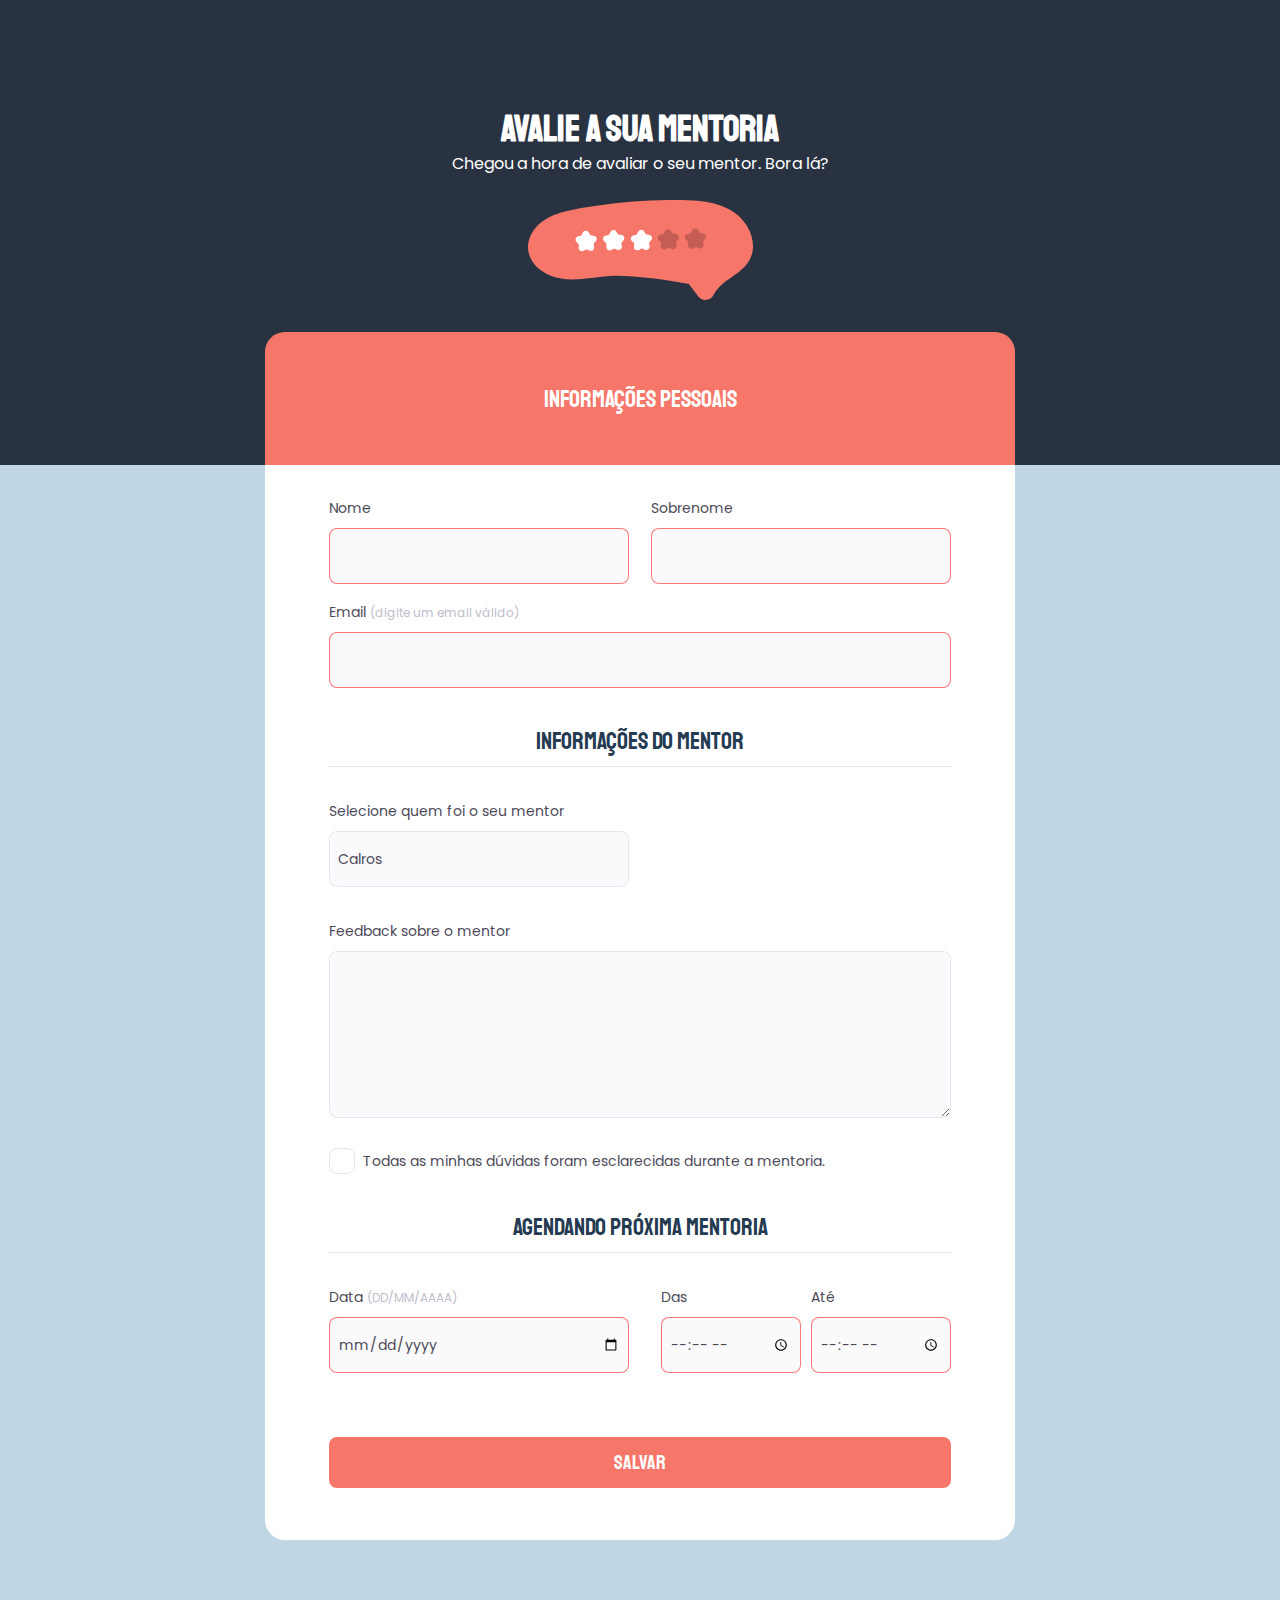
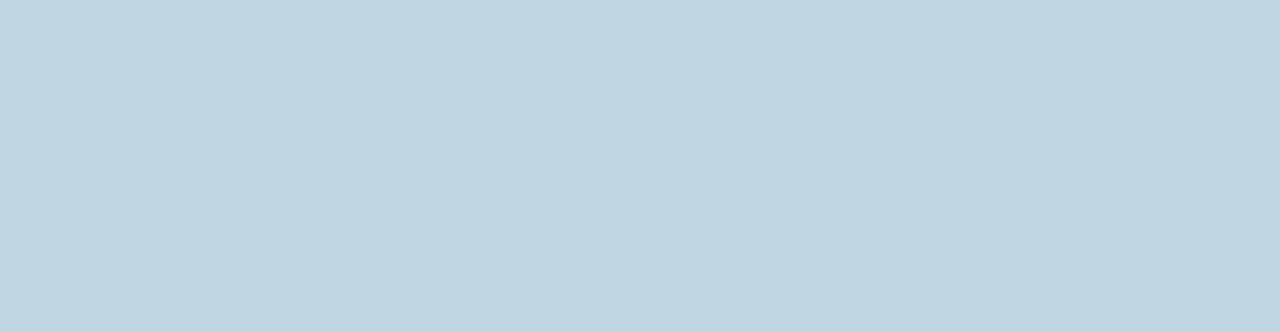
<file: Desafio stage 3 bonus/index.html>
<!DOCTYPE html>
<html lang="pt-br">
<head>
  <link rel="preconnect" href="https://fonts.googleapis.com">
<link rel="preconnect" href="https://fonts.gstatic.com" crossorigin>

  <meta charset="UTF-8">
  <meta name="viewport" content="width=device-width, initial-scale=1.0">
  
  <link href="https://fonts.googleapis.com/css2?family=Poppins&family=Staatliches&display=swap" rel="stylesheet">
  <link rel="stylesheet" href="style.css">
  
  <title>Avalie</title>
</head>
<body>
  <header>
    <h1>avalie a sua mentoria</h1>
    <p>Chegou a hora de avaliar o seu mentor. Bora lá?</p>
    <div class="image"></div>
  </header>

  <form class="page">
    <div class="headertop">
      <legend>Informações pessoais</legend>
    </div>
  </form>

  <form class="page" id="pageform">

    <fieldset>

      <div class="col-1">
        <div class="labellines">
          <label>Nome</label>
          <input type="text" id="name" required>
        </div>
  
        <div class="labellines">
          <label>Sobrenome</label>
          <input type="text" id="Lastname" required>
        </div>
      </div>

      <div class="labellines">
        <label>Email <span>(digite um email válido)</span></label>
        <input type="email" id="email" required>
      </div>
    </fieldset>

    <fieldset>
    
      <legend>Informações do mentor</legend>

      <div class="labellines">
        <label>Selecione quem foi o seu mentor</label>
        <select id="select" required>
          <option value="carlos">Calros</option>
          <option value="pedro">Pedro</option>
          <option value="sandro">Sandro</option>
        </select>
      </div>

      <div class="labellines">
        <label>Feedback sobre o mentor</label>
        <textarea id="feedback" cols="30" rows="10"></textarea>
      </div>

    </fieldset>
    
    <fieldset class="checkbox">
      <input type="checkbox" id="box" required>
      <label for="box">Todas as minhas dúvidas foram esclarecidas durante a mentoria.</label>
    </fieldset>

    <fieldset class="datetime">
      <legend>Agendando próxima mentoria</legend>
      
        <div class="labellines">
          <label>Data <span>(DD/MM/AAAA)</span></label>
          <input type="date" id="date" required>
        </div>

      <div class="times">
        <div class="labellines">
          <label>Das</label>
          <input type="time" id="start" required>
        </div>

        <div class="labellines">
          <label>Até</label>
          <input type="time" id="end" required>
        </div>
      </div>
    </fieldset>

    <fieldset class="button">
      <input type="submit" value="Salvar" required>
    </fieldset>
  </form>
  
</body>
</html>
</file>
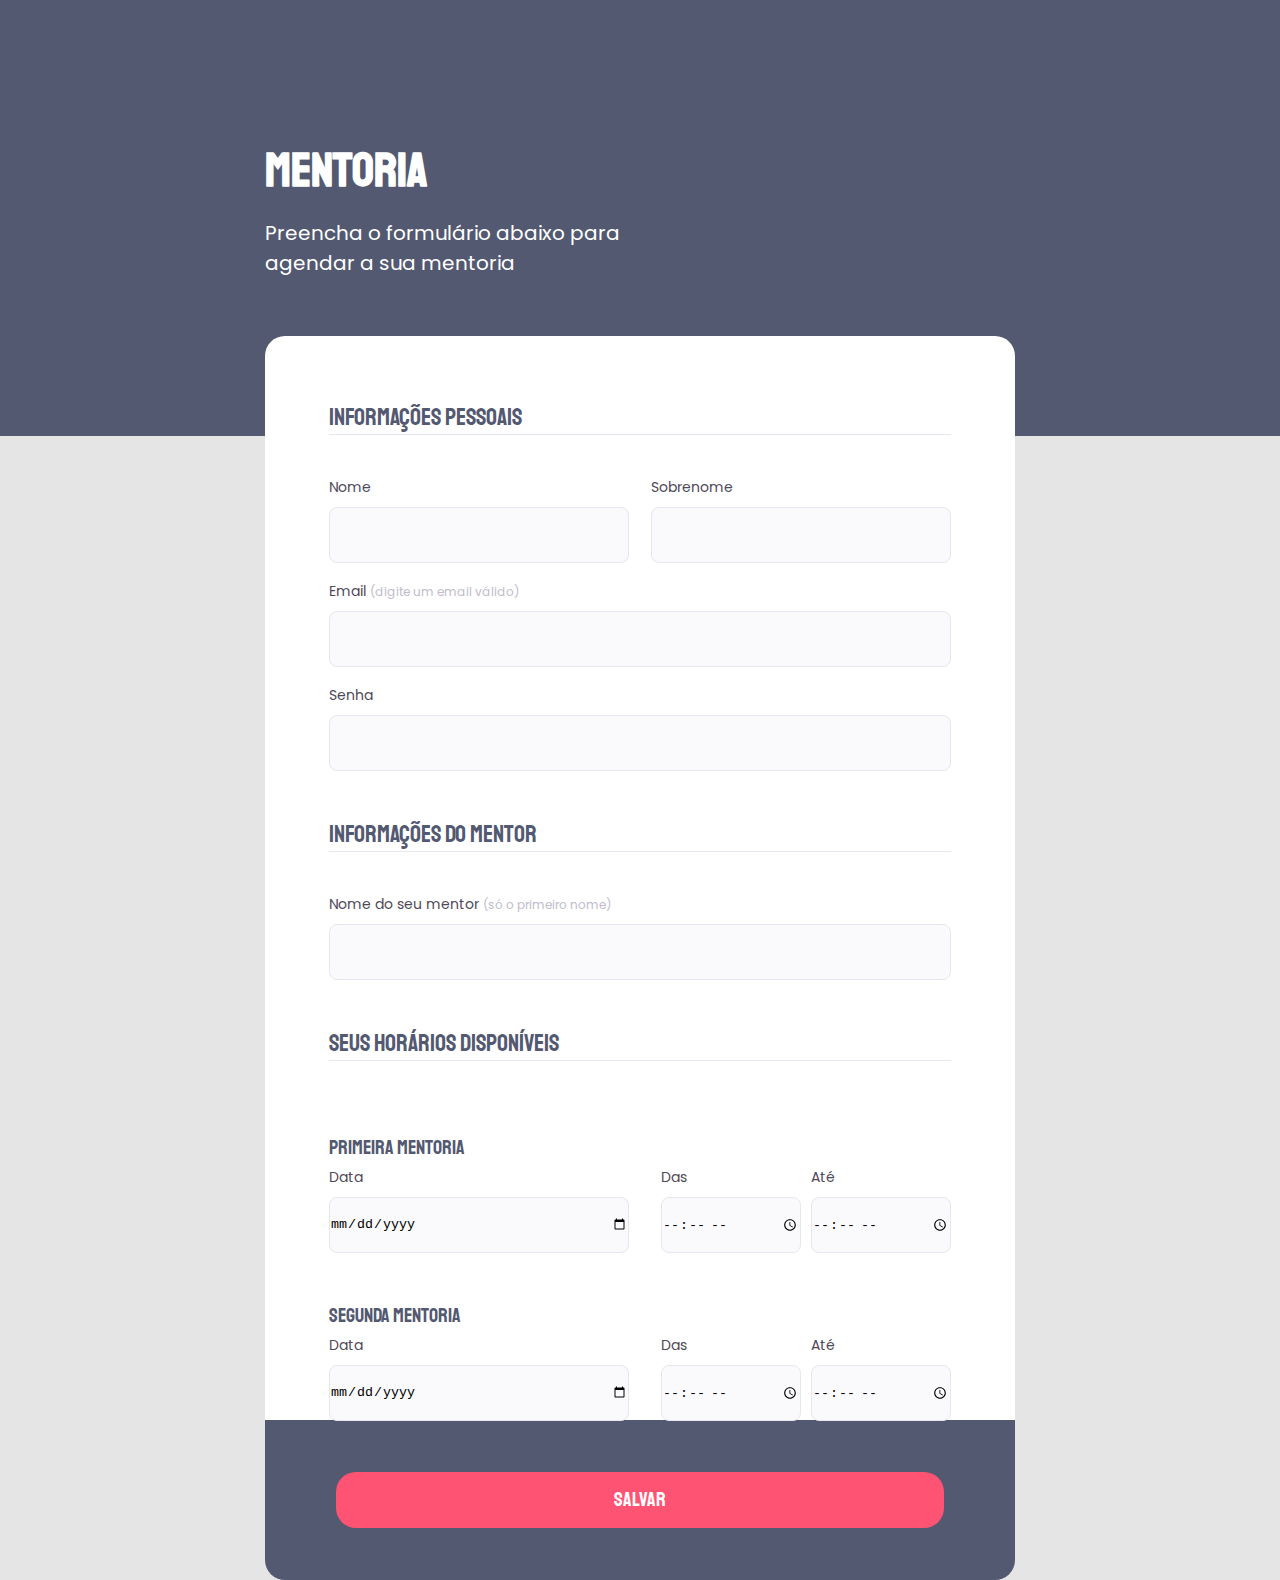
<file: Desafio stage 3 formulários estilizado/index.html>
<!DOCTYPE html>
<html lang="pt-br">
<head>
  <link rel="preconnect" href="https://fonts.googleapis.com">
  <link rel="preconnect" href="https://fonts.gstatic.com" crossorigin>
  
  <meta charset="UTF-8">
  <meta name="viewport" content="width=device-width, initial-scale=1.0">
  <title>Formulário de Mentoria</title>
  
  <link href="https://fonts.googleapis.com/css2?family=Poppins&family=Staatliches&display=swap" rel="stylesheet">
  <link rel="stylesheet" href="style.css">

</head>
<body>
 <div class="page">
    <header>
      <h1>Mentoria</h1>
      <p>Preencha o formulário abaixo para agendar a sua mentoria</p>
    </header>
 
    <form>
      <fieldset>
        <div class="fildsetspace">
          <legend>Informações pessoais</legend>

          <div class="col-name">
            <div class="form-lines">
              <label for="name">Nome</label>
              <input type="text" id="name" required>
            </div>

            <div class="form-lines">
              <label for="lastname">Sobrenome</label>
              <input type="text" id="lastname"required>
            </div>
          </div>

          <div class="form-lines">
            <label for="email">Email <span>(digite um email válido)</span></label>
            <input type="email" id="email"required>
          </div>

          <div class="form-lines">
            <label for="password">Senha</label>
            <input type="password" id="password"required>
          </div>
        </div>
      </fieldset>  

      <fieldset>
        <legend>Informações do mentor</legend>

        <div class="form-lines">
          <label for="mentorname">Nome do seu mentor <span>(só o primeiro nome)</span></label>
          <input type="text" id="mentorname"required>
        </div>

      </fieldset>

     <fieldset class="yourhours">
       <legend>Seus horários disponíveis</legend>
     </fieldset>

      <fieldset class="datatime">
        <legend>Primeira mentoria</legend>
        
        <div class="form-lines"> 
          <label for="date">Data</label>
          <input type="date" id="date">
        </div>

        <div class="times">
          <div class="form-lines"> 
            <label for="start">Das</label>
            <input type="time" id="start">
          </div>

          <div class="form-lines"> 
            <label for="end">Até</label>
            <input type="time" id="end">
          </div>
        </div>
      </fieldset>

      <fieldset class="datatime">
        <legend>Segunda mentoria</legend>

        <div class="form-lines"> 
          <label for="date1">Data</label>
          <input type="date" id="date1">
        </div>

        <div class="times">
          <div class="form-lines"> 
            <label for="start1">Das</label>
            <input type="time" id="start1">
          </div>

          <div class="form-lines"> 
            <label for="end1">Até</label>
            <input type="time" id="end1">
          </div>
        </div>
      </fieldset>
    </form>

    <footer>
      <input type="submit" value="Salvar">
    </footer>
  </div>
</body>
</html>
</file>
<file: Desafio stage 3 bonus/style.css>
* {
  margin: 0;
  padding: 0;
  box-sizing: border-box;
}
body {
  background: #BFD7E4;
}

body:before {
  content: '';
  width: 100%;
  height: 465px;
  
  position: absolute;
  top: 0;
  left: 0;
  z-index: -1;
  background: #293241;
}

.page {
  width: 750px;
  margin: auto
}

fieldset {
  border: none;
}

header {
  display: flex;
  flex-direction: column;
  align-items: center;

  width: 391px;
  margin: 107px auto 0;
}
.image {
  width: 225px;
  height: 100px;
  margin-top: 24px;

  background-image: url("data:image/svg+xml,%3Csvg width='225' height='100' viewBox='0 0 225 100' fill='none' xmlns='http://www.w3.org/2000/svg'%3E%3Cpath d='M0.0406264 48.6768C0.323091 52.6711 1.51089 56.551 3.51568 60.0278C7.74087 67.3792 14.9865 72.7016 22.7903 75.8652C32.5399 79.8177 43.4081 79.9395 53.755 79.0581C63.3652 78.2396 72.8777 76.3422 82.5233 75.9511C89.9827 75.7146 97.4496 75.8911 104.889 76.4796C119.323 77.4946 133.696 79.3777 147.978 81.6606C151.845 82.2713 155.705 82.9274 159.556 83.629C159.92 83.6608 160.28 83.7271 160.632 83.8269C160.701 83.8553 160.814 83.8331 160.878 83.873C160.994 83.9456 160.408 83.6892 160.763 83.9803C161.259 84.4952 161.701 85.0585 162.082 85.6614L167.356 92.3858C168.869 94.3142 170.272 96.657 172.227 98.177C173.606 99.2319 175.268 99.8589 177.006 99.9788C178.744 100.099 180.478 99.7064 181.991 98.8511C183.571 97.8619 184.831 96.4437 185.622 94.7652C186.835 92.5608 188.282 90.4911 189.939 88.5913C196.214 81.3392 204.935 76.8786 212.229 70.7766C215.762 67.942 218.778 64.5271 221.144 60.6811C223.162 57.2007 224.418 53.3378 224.827 49.3443C225.701 41.2346 223.189 32.9642 218.964 26.0651C214.368 18.6531 207.767 12.6666 199.909 8.78589C191.081 4.33029 181.312 2.15998 171.521 1.07846C161.124 -0.0698146 150.607 -0.0662351 140.161 0.0496945C128.436 0.178987 116.733 0.689773 105.052 1.58204C93.3539 2.47903 81.7023 3.75404 70.0969 5.40707C58.9609 6.99323 47.6889 8.64646 36.7884 11.4531C27.1588 13.9324 17.5562 17.8078 10.3654 24.8296C3.97181 31.073 -0.475076 39.6166 0.0406264 48.6768Z' fill='%23F67669'/%3E%3Cpath d='M53.8679 51.2566C53.3919 51.2354 52.9254 51.1167 52.4979 50.9081C52.0704 50.6995 51.6911 50.4055 51.3839 50.0446C51.0767 49.6837 50.8482 49.2637 50.7129 48.811C50.5776 48.3583 50.5383 47.8828 50.5976 47.4144L50.845 45.4846C50.8922 45.1144 50.848 44.7384 50.7162 44.389C50.5843 44.0395 50.3688 43.7269 50.0881 43.4782L48.625 42.183C48.1458 41.7589 47.796 41.2106 47.615 40.5998C47.4341 39.9891 47.4293 39.3404 47.6011 38.7271C47.773 38.1138 48.1146 37.5604 48.5874 37.1294C49.0602 36.6985 49.6452 36.4072 50.2764 36.2885L52.2053 35.9255C52.5751 35.856 52.9223 35.6985 53.2169 35.4666C53.5116 35.2346 53.745 34.9351 53.8969 34.594L54.6886 32.8128C54.9478 32.2305 55.3663 31.7317 55.8967 31.3727C56.4271 31.0136 57.0483 30.8088 57.6901 30.7812C58.3319 30.7537 58.9686 30.9045 59.5284 31.2167C60.0882 31.5288 60.5487 31.9899 60.8578 32.5478L61.8016 34.2529C61.9826 34.5803 62.2414 34.8591 62.5555 35.0653C62.8696 35.2716 63.2296 35.399 63.6044 35.4366L65.5572 35.632C66.1964 35.6961 66.8048 35.936 67.3135 36.3248C67.8222 36.7135 68.2109 37.2355 68.4358 37.8318C68.6606 38.428 68.7126 39.0747 68.5858 39.6987C68.459 40.3226 68.1584 40.899 67.7182 41.3626L66.3733 42.7791C66.1152 43.0505 65.9276 43.3801 65.8269 43.7394C65.7261 44.0988 65.7152 44.477 65.7951 44.8414L66.2101 46.7436C66.3459 47.3655 66.3033 48.0127 66.0873 48.6119C65.8713 49.2111 65.4903 49.7386 64.9875 50.1345C64.4848 50.5305 63.8802 50.7793 63.2422 50.8526C62.6042 50.926 61.9582 50.8211 61.3772 50.5498L59.6014 49.7209C59.261 49.5611 58.8863 49.4859 58.51 49.502C58.1336 49.518 57.7669 49.6247 57.4416 49.8128L55.7448 50.7917C55.1768 51.121 54.5255 51.2823 53.8679 51.2566V51.2566Z' fill='white'/%3E%3Cpath d='M81.5162 50.4611C80.6403 50.4211 79.8119 50.0547 79.197 49.4353C78.8255 49.0455 78.5484 48.577 78.3866 48.0653C78.2249 47.5537 78.1827 47.0123 78.2634 46.4821L78.4904 44.7115C78.5388 44.3345 78.4939 43.9514 78.3596 43.5954C78.2253 43.2394 78.0057 42.9211 77.7196 42.6678L76.3624 41.4663C75.9621 41.1278 75.643 40.7051 75.4284 40.2291C75.2138 39.753 75.109 39.2355 75.1218 38.7143C75.1514 37.9421 75.4449 37.2029 75.9542 36.6176C76.4634 36.0323 77.1582 35.6358 77.9247 35.493L79.8312 35.1342C80.2082 35.0633 80.5621 34.9026 80.8624 34.666C81.1628 34.4293 81.4005 34.1239 81.5551 33.776L82.2656 32.1776C82.5196 31.5709 82.9377 31.0454 83.4737 30.659C84.0098 30.2725 84.6431 30.0401 85.3039 29.9873C85.9516 29.9509 86.5964 30.0974 87.1632 30.4099C87.7301 30.7224 88.1958 31.1879 88.5061 31.7523L89.4389 33.4376C89.6236 33.7712 89.8874 34.0553 90.2076 34.2654C90.5277 34.4754 90.8947 34.6052 91.2768 34.6434L93.0866 34.8246C93.6116 34.8652 94.1208 35.0215 94.5771 35.2819C95.0333 35.5423 95.4252 35.9004 95.724 36.3299C96.1575 36.9719 96.3582 37.7407 96.2933 38.5104C96.2283 39.2801 95.9016 40.0052 95.3665 40.567L94.0373 41.9671C93.7746 42.2437 93.5838 42.5795 93.4812 42.9454C93.3785 43.3113 93.3672 43.6965 93.4482 44.0677L93.8313 45.8239C93.9541 46.3308 93.9618 46.8584 93.8538 47.3686C93.7457 47.8788 93.5247 48.3589 93.2067 48.7742C92.7262 49.3844 92.0501 49.814 91.29 49.9922C90.5298 50.1703 89.731 50.0864 89.0255 49.7543L87.268 48.9339C86.9214 48.7721 86.5402 48.6961 86.1573 48.7126C85.7744 48.7291 85.4014 48.8376 85.0702 49.0286L83.3931 49.9962C82.8251 50.3254 82.1738 50.4868 81.5162 50.4611V50.4611Z' fill='white'/%3E%3Cpath d='M109.236 50.345C108.76 50.3238 108.293 50.2051 107.866 49.9965C107.438 49.7879 107.059 49.4939 106.752 49.133C106.445 48.7721 106.216 48.3521 106.081 47.8994C105.946 47.4467 105.906 46.9712 105.966 46.5028L106.213 44.573C106.26 44.2028 106.216 43.8269 106.084 43.4774C105.952 43.1279 105.737 42.8153 105.456 42.5666L103.993 41.2714C103.514 40.8473 103.164 40.299 102.983 39.6883C102.802 39.0775 102.797 38.4288 102.969 37.8155C103.141 37.2022 103.483 36.6488 103.955 36.2178C104.428 35.7869 105.013 35.4956 105.644 35.3769L107.573 35.0139C107.943 34.9444 108.29 34.7869 108.585 34.555C108.88 34.323 109.113 34.0235 109.265 33.6824L110.057 31.9012C110.316 31.3189 110.734 30.8201 111.265 30.4611C111.795 30.1021 112.416 29.8972 113.058 29.8696C113.7 29.8421 114.337 29.9929 114.896 30.3051C115.456 30.6172 115.917 31.0783 116.226 31.6362L117.17 33.3413C117.351 33.6687 117.609 33.9475 117.923 34.1538C118.238 34.36 118.598 34.4874 118.973 34.5249L120.925 34.7204C121.564 34.7845 122.173 35.0244 122.682 35.4132C123.19 35.8019 123.579 36.3239 123.804 36.9202C124.029 37.5164 124.081 38.1631 123.954 38.7871C123.827 39.411 123.526 39.9874 123.086 40.451L121.741 41.8675C121.483 42.1389 121.296 42.4685 121.195 42.8278C121.094 43.1872 121.083 43.5654 121.163 43.9298L121.578 45.8319C121.714 46.4539 121.671 47.1011 121.455 47.7003C121.239 48.2995 120.858 48.8269 120.356 49.2229C119.853 49.6189 119.248 49.8676 118.61 49.941C117.972 50.0144 117.326 49.9095 116.745 49.6382L114.969 48.8093C114.629 48.6495 114.254 48.5743 113.878 48.5904C113.502 48.6064 113.135 48.7131 112.81 48.9012L111.113 49.8801C110.545 50.2094 109.894 50.3707 109.236 50.345V50.345Z' fill='white'/%3E%3Cpath opacity='0.2' d='M136.198 49.6203C135.722 49.5991 135.256 49.4804 134.828 49.2719C134.401 49.0633 134.022 48.7693 133.714 48.4084C133.407 48.0474 133.179 47.6274 133.043 47.1747C132.908 46.7221 132.869 46.2465 132.928 45.7781L133.175 43.8483C133.223 43.4782 133.178 43.1022 133.047 42.7527C132.915 42.4032 132.699 42.0907 132.419 41.8419L130.955 40.5467C130.476 40.1227 130.126 39.5743 129.945 38.9636C129.765 38.3529 129.76 37.7041 129.932 37.0909C130.103 36.4776 130.445 35.9241 130.918 35.4932C131.391 35.0622 131.976 34.7709 132.607 34.6522L134.536 34.2893C134.906 34.2198 135.253 34.0623 135.547 33.8303C135.842 33.5983 136.075 33.2989 136.227 32.9577L137.019 31.1765C137.278 30.5942 137.697 30.0954 138.227 29.7364C138.758 29.3774 139.379 29.1725 140.021 29.145C140.662 29.1174 141.299 29.2682 141.859 29.5804C142.419 29.8926 142.879 30.3537 143.188 30.9115L144.132 32.6167C144.313 32.944 144.572 33.2229 144.886 33.4291C145.2 33.6353 145.56 33.7627 145.935 33.8003L147.888 33.9957C148.527 34.0598 149.135 34.2998 149.644 34.6885C150.153 35.0773 150.541 35.5993 150.766 36.1955C150.991 36.7918 151.043 37.4384 150.916 38.0624C150.789 38.6864 150.489 39.2627 150.049 39.7263L148.704 41.1428C148.446 41.4142 148.258 41.7438 148.157 42.1032C148.057 42.4625 148.046 42.8407 148.126 43.2052L148.54 45.1073C148.676 45.7292 148.634 46.3764 148.418 46.9756C148.202 47.5749 147.821 48.1023 147.318 48.4983C146.815 48.8943 146.211 49.143 145.573 49.2164C144.935 49.2898 144.289 49.1849 143.708 48.9136L141.932 48.0846C141.591 47.9248 141.217 47.8497 140.84 47.8657C140.464 47.8817 140.097 47.9884 139.772 48.1765L138.075 49.1554C137.507 49.4847 136.856 49.646 136.198 49.6203V49.6203Z' fill='black'/%3E%3Cpath opacity='0.2' d='M163.161 48.8956C162.685 48.8744 162.219 48.7558 161.791 48.5472C161.363 48.3386 160.984 48.0446 160.677 47.6837C160.37 47.3228 160.141 46.9027 160.006 46.4501C159.871 45.9974 159.831 45.5219 159.891 45.0534L160.138 43.1236C160.185 42.7535 160.141 42.3775 160.009 42.028C159.877 41.6785 159.662 41.366 159.381 41.1172L157.918 39.822C157.439 39.398 157.089 38.8496 156.908 38.2389C156.727 37.6282 156.722 36.9795 156.894 36.3662C157.066 35.7529 157.408 35.1994 157.88 34.7685C158.353 34.3375 158.938 34.0462 159.57 33.9275L161.498 33.5646C161.868 33.4951 162.215 33.3376 162.51 33.1056C162.805 32.8737 163.038 32.5742 163.19 32.233L163.982 30.4518C164.241 29.8695 164.659 29.3707 165.19 29.0117C165.72 28.6527 166.341 28.4478 166.983 28.4203C167.625 28.3927 168.262 28.5435 168.821 28.8557C169.381 29.1679 169.842 29.629 170.151 30.1868L171.095 31.892C171.276 32.2194 171.534 32.4982 171.849 32.7044C172.163 32.9106 172.523 33.038 172.898 33.0756L174.85 33.2711C175.489 33.3351 176.098 33.5751 176.607 33.9639C177.115 34.3526 177.504 34.8746 177.729 35.4709C177.954 36.0671 178.006 36.7138 177.879 37.3377C177.752 37.9617 177.451 38.5381 177.011 39.0017L175.666 40.4182C175.408 40.6896 175.221 41.0192 175.12 41.3785C175.019 41.7379 175.008 42.1161 175.088 42.4805L175.503 44.3826C175.639 45.0046 175.596 45.6517 175.38 46.251C175.164 46.8502 174.783 47.3776 174.281 47.7736C173.778 48.1696 173.173 48.4183 172.535 48.4917C171.897 48.5651 171.251 48.4602 170.67 48.1889L168.894 47.3599C168.554 47.2002 168.179 47.125 167.803 47.141C167.427 47.1571 167.06 47.2638 166.735 47.4519L165.038 48.4308C164.47 48.76 163.819 48.9213 163.161 48.8956Z' fill='black'/%3E%3C/svg%3E ");
  background-repeat: no-repeat;
}

h1 {
  font-family: 'Staatliches';
  font-size: 36px;
  line-height: 45px;

  color: #FFFFFF;
}

p {
  font-family: 'Poppins', sans-serif;
  font-size: 16px;
  line-height: 24px;

  color: #FFFFFF;
}

.headertop {
  font-family: 'Staatliches';
  font-size: 24px;
  line-height: 34px;
  text-align: center;
  margin-top: 32px;

  color: #FFFFFF;

  height: 133px;
  border-radius: 20px 20px 0px 0px;
  background: #F67669;
}

.headertop legend {
  align-items: center;
  padding: 50px;
}

#pageform {
  height: 1075px;
  padding: 31px 64px 64px;
  margin-bottom: 392px;

  border-radius: 0px 0px 20px 20px;
  background: #FFFFFF;
}

label {
  font-family: 'Poppins', sans-serif;
  font-size: 14px;
  line-height: 24px;
  
  color: #4E4958;
}

span {
  font-family: 'Poppins', sans-serif;
  font-size: 12px;
  line-height: 20px;

  color: #C1BCCC;
}

.labellines {
  display: flex;
  flex-direction: column;
}

.labellines input, select {
  font-family: 'Poppins', sans-serif;
  font-size: 14px;
  line-height: 24px;
  
  color: #4E4958;

  width: 622px;
  height: 56px;
  background: #FAFAFC;
  padding: 8px;
  margin-top: 8px;

  border-radius: 8px;
  border: 1px solid #E6E6F0;
  }

fieldset legend {
  font-family: 'Staatliches';
  font-size: 24px;
  line-height: 34px;
  text-align: center;
  padding-top: 36px;
  padding-bottom: 8px;
  margin-bottom: 32px;

  color: #253B51;
  border-bottom: 1px solid #E6E6F0;
  width: 100%;
}


.col-1 {
  display: flex;
  gap: 22px;
  margin-bottom: 16px;
}

.col-1 input {
  width: 300px;
}

#select {
  font-family: 'Poppins', sans-serif;
  font-size: 14px;
  line-height: 24px;
  
  color: #4E4958;

  width: 300px;
  margin-bottom: 32px;
  appearance: none;

  -webkit-appearance: none;
  -moz-appearance: none;
}

textarea {
  font-family: 'Poppins', sans-serif;
  font-size: 14px;
  line-height: 24px;
  height: 167px;
  
  color: #4E4958;

  background: #FAFAFC;
  margin-top: 8px;
  padding: 8px;
  margin-bottom: 30px;

  border-radius: 8px;
  border: 1px solid #E6E6F0;
}

.checkbox label {
  display: flex;
  align-items: center;
  gap: 8px;

}

#box {
  position: absolute;
  width: 24px;
  height: 24px;

  opacity: 0;
}

.checkbox label::before {
  content: '';
  width: 24px;
  height: 24px;
  display: block;

  border: 1px solid #E6E6F0;
  border-radius: 8px;
}

.checkbox input:checked + label::before {
  background-image: url("data:image/svg+xml,%3Csvg width='24' height='24' viewBox='0 0 24 24' fill='none' xmlns='http://www.w3.org/2000/svg'%3E%3Cpath d='M9.00016 16.1698L4.83016 11.9998L3.41016 13.4098L9.00016 18.9998L21.0002 6.99984L19.5902 5.58984L9.00016 16.1698Z' fill='%2342D3FF'/%3E%3C/svg%3E%0A");
}

.checkbox input:focus + label::before {
  outline: 2px solid black;
}

.datetime {
  display: flex;
  gap: 32px;
}

#date {
  width: 300px;
}

.times {
  display: flex;
  gap: 10px;
}

.times input {
  width: 140px;
}

.button input {
  font-family: 'Staatliches';
  font-size: 20px;
  line-height: 26px;

  color: #FFFFFF;

  width: 622px;
  height: 51px;
  margin-top: 64px;

  border: 0px;
  border-radius: 8px;
  background: #F67669;
}

.button input:hover {
  background: #c54d3f;
}

input:invalid {
  border: 1px solid rgba(255, 0, 0, 0.521);
}
</file>
<file: Desafio stage 3 formulários estilizado/style.css>
* {
  margin: 0;
  padding: 0;
  box-sizing: border-box;
}
body {
  background: #E5E5E5;
}
h1, legend {
  font-family: 'Staatliches', cursive;
}

p, label, span {
  font-family: 'Poppins', sans-serif;
}

body::before {
  content: '';
  width: 100%;
  height: 436px;
  
  position: absolute;
  top: 0;
  left: 0;
  z-index: -1;
  background: #535971;
}

.page {
  width: 750px;
  margin: auto;
}

header {
  width: 417px;
  margin-top: 140px;
}

header h1 {
  font-size: 48px;
  line-height: 60px;
  margin-bottom: 18px;
  
  color: #FFFFFF;
}

legend {
  font-size: 24px;
  line-height: 34px;

  color: #535971;
}

.datatime legend {
  font-size: 20px;
  line-height: 34px;
}

p {
  font-size: 20px;
  line-height: 30px;
  
  color: #FFFFFF;
}

label {
  font-size: 14px;
  line-height: 24px;
  
  color: #4E4958;
}

span {
  font-size: 12px;
  line-height: 20px;
  
  color: #C1BCCC;
}

form {
  display: flex;
  flex-direction: column;
  align-items: left;
  padding: 64px;
  margin-top: 58px;
  
  
  width: 750px;
  height: 1084px;
  
  background: #FFFFFF;
  border-radius: 20px 20px 0px 0px;
  gap: 30px;
}

fieldset {
  border: none;
}

.form-lines {
  display: flex;
  flex-direction: column;

}

.form-lines input {
  
  border-radius: 8px;
  border: 1px solid #E6E6F0;
  margin: 8px 0 16px;

  height: 56px;
  
  background: #FAFAFC;
}

fieldset legend {
  border-bottom: 1px solid #E6E6F0;
  width: 100%;
  margin-bottom: 40px;
}

.col-name {
  display: flex;
  gap: 22px;
  width: 100%;
}

.col-name input {
  width: 300px;
}

fieldset .yourhours {
  margin-bottom: 0;

}

.datatime {
  display: flex;
}

.datatime legend {
  border: none;
  margin: 0;
}

.datatime #date, #date1 {
  width: 300px;
  margin-right: 32px;
}

.datatime .times {
  display: flex;
  gap: 10px;
}

.datatime .times input {
  width: 140px;
}

.fildsetspace > div:nth-child(1) {
  display: block;
  gap: 22px;
  width: 100%;
  
}

footer {
  display: flex;
  justify-content: center;
  align-items: center;
  width: 750px;
  height: 160px;
  border-radius: 0px 0px 20px 20px; 
  background: #535971;
}

footer input {
  font-family: 'Staatliches', cursive;
  font-size: 20px;
  line-height: 26px;
  color: #FFFFFF;

  width: 608px;
  height: 55.65px;
  padding: 15px 40px;

  border: 0px;
  border-radius: 20px;
  background: #FF5374;
}

footer input:hover {
  background: #cf3050;
}
</file>
